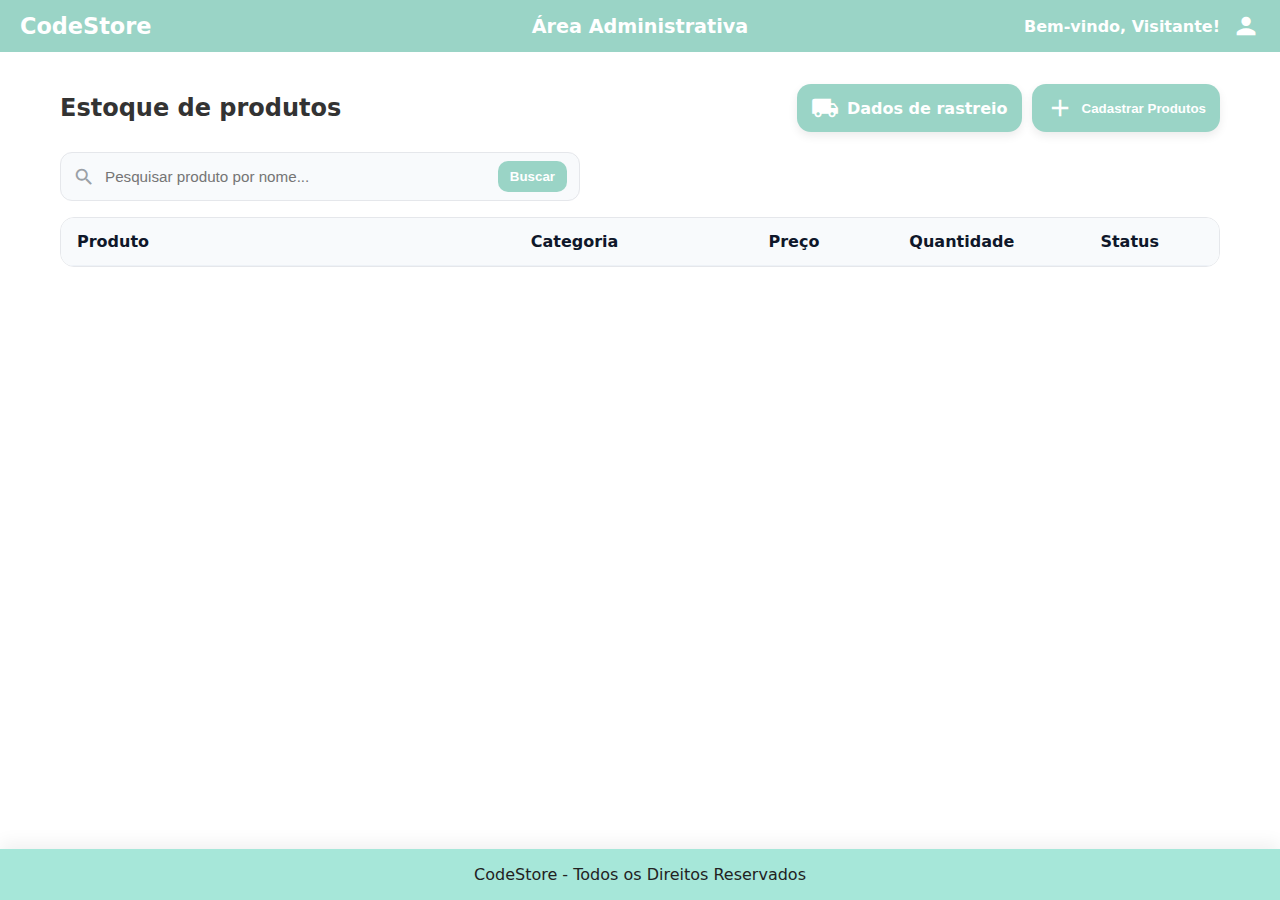
<file: src/main/resources/static/admin.html>
<!DOCTYPE html>
<html lang="pt-BR">
<head>
  <meta charset="UTF-8" />
  <meta name="viewport" content="width=device-width, initial-scale=1.0"/>
  <title>CodeStore - Gestão de Estoque</title>

  <!-- ícones -->
  <link rel="stylesheet" href="https://cdnjs.cloudflare.com/ajax/libs/font-awesome/6.5.0/css/all.min.css"/>
  <link href="https://fonts.googleapis.com/icon?family=Material+Icons" rel="stylesheet"/>

  <!-- estilos -->
  <link rel="stylesheet" href="./admin.css"/>
</head>
<body>
  <nav>
    <div class="nav-inner">
      <div class="left-group">
        <p class="brand">CodeStore</p>
      </div>

      <h1 class="admin-title">Área Administrativa</h1>

      <div class="icons">
        <span id="greet" class="greet">Bem-vindo, <strong id="firstName">Visitante</strong>!</span>

        <div class="profile-wrap" id="profileWrap" aria-haspopup="true" aria-expanded="false">
          <a class="profile-link" href="./perfil.html" aria-label="Ir para o perfil">
            <span class="material-icons">person</span>
          </a>

          <div class="mini-profile" id="miniProfile" role="dialog" aria-label="Minha conta">
            <div class="mini-arrow"></div>
            <div class="mini-profile-body">
              <span class="material-icons avatar">account_circle</span>
              <div class="mini-name" id="miniName">—</div>
              <button id="logoutBtn" class="btn-mini logout">
                <span class="material-icons">logout</span>
                Sair
              </button>
            </div>
          </div>
        </div>
      </div>
    </div>
  </nav>

  <main class="main">
    <div class="header-produtos">
      <h2>Estoque de produtos</h2>

      <div class="header-buttons">
        <a href="./dados.html" class="btn-dados">
          <span class="material-icons">local_shipping</span>
          Dados de rastreio
        </a>

        <button class="btn-novo-produto" id="novoProdutoBtn">
          <span class="material-icons">add</span>
          Cadastrar Produtos
        </button>
      </div>
    </div>

    <form id="buscaForm" class="estoque-search" role="search" aria-label="Pesquisar produto">
      <span class="material-icons">search</span>
      <input id="buscaInput" type="search" placeholder="Pesquisar produto por nome..." />
      <button type="submit">Buscar</button>
    </form>

    <section class="estoque-wrap">
      <div class="estoque-head">
        <span>Produto</span>
        <span>Categoria</span>
        <span>Preço</span>
        <span>Quantidade</span>
        <span>Status</span>
      </div>
      <div class="estoque-body" id="lista-produtos"></div>
    </section>
  </main>

  <footer>
    CodeStore - Todos os Direitos Reservados
  </footer>

  <!-- ========= MODAL DE EXCLUSÃO ========= -->
  <div class="modal-overlay" id="modalExcluirProduto" aria-hidden="true">
    <div class="modal" role="dialog" aria-modal="true" aria-labelledby="tituloModalProduto">
      <h3 id="tituloModalProduto">Excluir produto</h3>
      <p id="textoModalProduto">
        Tem certeza que deseja excluir este produto do estoque? Esta ação é irreversível.
      </p>
      <div class="modal-actions">
        <button id="btnConfirmarExcluirProduto" class="btn-confirm">Sim, excluir</button>
        <button id="btnCancelarExcluirProduto" class="btn-cancel">Cancelar</button>
      </div>
    </div>
  </div>
  <!-- ===================================== -->

  <script src="./admin.js"></script>
</body>
</html>
</file>
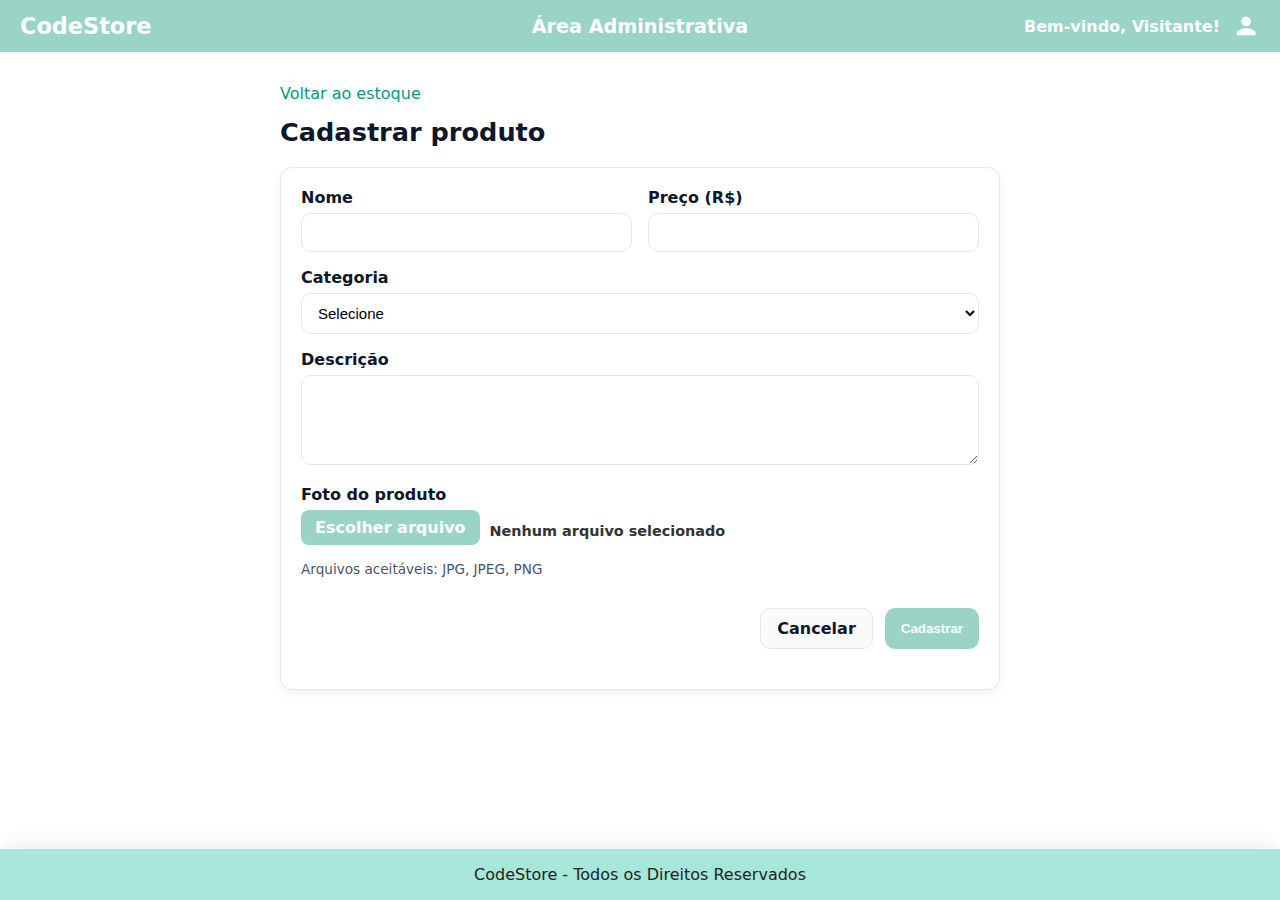
<file: src/main/resources/static/cad_produtos.html>
<!DOCTYPE html>
<html lang="pt-BR">
<head>
  <meta charset="UTF-8" />
  <meta name="viewport" content="width=device-width, initial-scale=1.0"/>
  <title>CodeStore - Cadastrar Produto</title>
  <link href="https://fonts.googleapis.com/icon?family=Material+Icons" rel="stylesheet">
  <link rel="stylesheet" href="./admin.css">
  <link rel="stylesheet" href="./cad_produtos.css">
</head>
<body>
  <nav>
    <div class="nav-inner">
      <div class="left-group"><p class="brand">CodeStore</p></div>
      <h1 class="admin-title">Área Administrativa</h1>
      <div class="icons">
        <span id="greet" class="greet">Bem-vindo, <strong id="firstName">Visitante</strong>!</span>
        <div class="profile-wrap" id="profileWrap" aria-haspopup="true" aria-expanded="false">
          <a class="profile-link" href="./perfil.html" aria-label="Ir para o perfil">
            <span class="material-icons">person</span>
          </a>
          <div class="mini-profile" id="miniProfile" role="dialog" aria-label="Minha conta">
            <div class="mini-arrow"></div>
            <div class="mini-profile-body">
              <span class="material-icons avatar">account_circle</span>
              <div class="mini-name" id="miniName">—</div>
              <button id="logoutBtn" class="btn-mini logout">
                <span class="material-icons">logout</span> Sair
              </button>
            </div>
          </div>
        </div>
      </div>
    </div>
  </nav>

  <main class="main">
    <div class="header-produtos-wrapper">
      <div class="header-produtos-top">
        <a class="back-link" href="./admin.html">Voltar ao estoque</a>
        <h2>Cadastrar produto</h2>
      </div>
    </div>

    <section class="cadastro-container">
      <form id="formProduto" class="form-cadastro" novalidate>
        <div class="grid-2">
          <div>
            <label for="nome">Nome</label>
            <input id="nome" name="nome" type="text" required maxlength="120" />
          </div>

          <div>
            <label for="preco">Preço (R$)</label>
            <input id="preco" name="preco" type="number" step="0.01" min="0.10" required />
          </div>
        </div>

        <div>
          <label for="categoriaProduto">Categoria</label>
          <select id="categoriaProduto" name="categoriaProduto" required>
            <option value="">Selecione</option>
            <option value="COMPUTADORES">Computadores</option>
            <option value="NOTEBOOKS">Notebooks</option>
            <option value="TABLETS">Tablets</option>
            <option value="SMARTPHONES">Smartphones</option>
            <option value="ACESSÓRIOS">Acessórios</option>
            <option value="PERIFÉRICOS">Periféricos</option>
            <option value="COMPONENTES">Componentes</option>
            <option value="OUTROS">Outros</option>
          </select>
        </div>

        <div>
          <label for="descricao">Descrição</label>
          <textarea id="descricao" name="descricao" rows="4" minlength="5" required></textarea>
        </div>

        <!-- upload de foto + preview -->
		<div>
		  <label for="foto">Foto do produto</label>

		  <div class="file-input-wrap">
		    <input id="foto" name="foto" type="file"
		           accept=".jpg,.jpeg,.png"
		           class="file-input-visually-hidden" />
		    <label for="foto" id="customFileBtn" class="btn-file">Escolher arquivo</label>
		    <span id="fileName" class="file-name">Nenhum arquivo selecionado</span>
		  </div>


		  <small class="hint">Arquivos aceitáveis: JPG, JPEG, PNG</small>

		  <div class="preview-wrap">
		    <img id="previewImg" alt="Pré-visualização" />
		  </div>
		</div>

        <div class="buttons">
          <a href="./admin.html" class="btn-back">Cancelar</a>
          <button type="submit" class="btn-save">
             Cadastrar
          </button>
        </div>
        <p id="formMsg" class="form-msg" role="alert" aria-live="polite"></p>
      </form>
    </section>
  </main>

  <footer>CodeStore - Todos os Direitos Reservados</footer>
  <script src="./cad_produtos.js"></script>
</body>
</html>
</file>
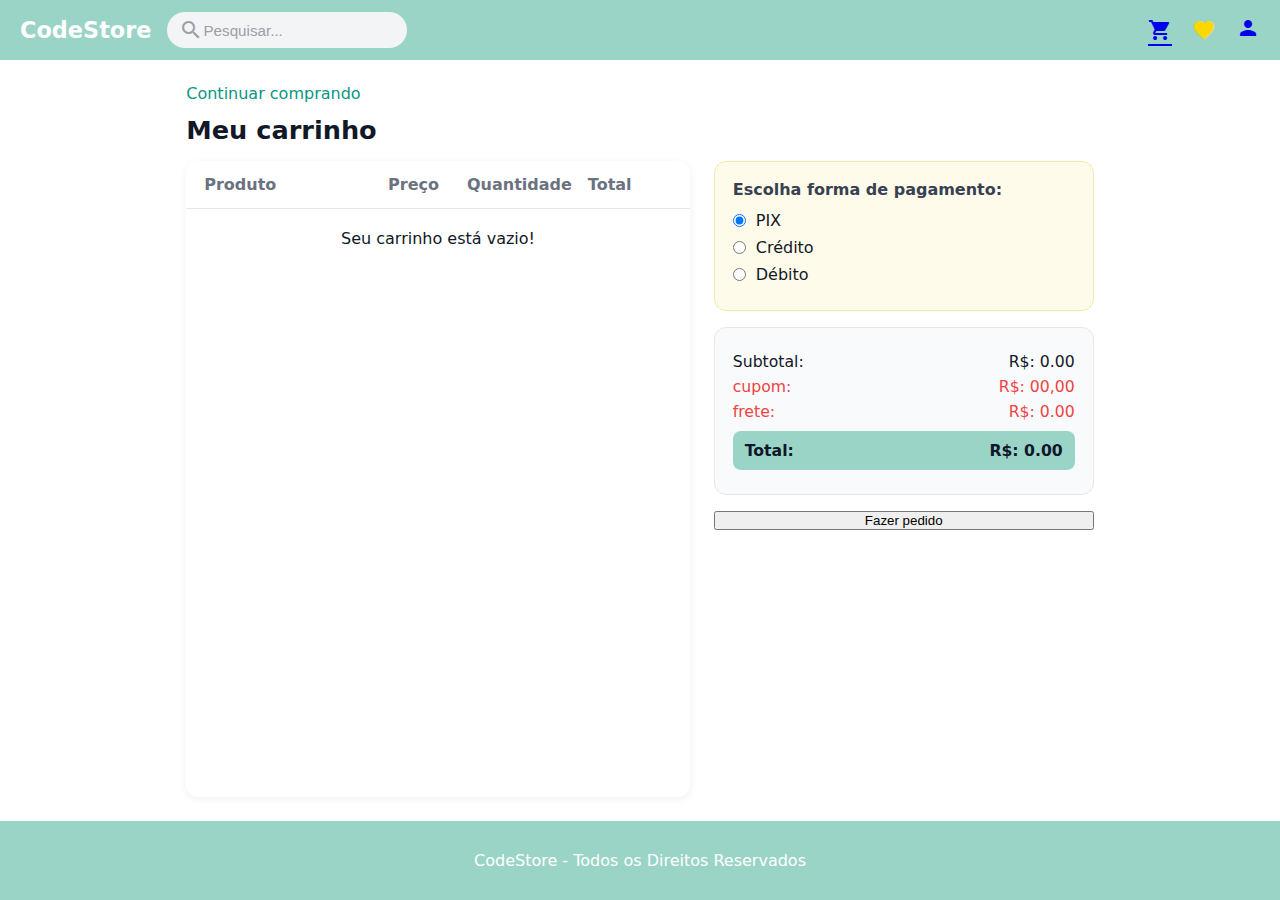
<file: src/main/resources/static/carrinho.html>
<!DOCTYPE html>
<html lang="pt-br">
<head>
  <meta charset="UTF-8">
  <meta name="viewport" content="width=device-width, initial-scale=1.0">
  <title>CodeStore - Carrinho</title>
  <link rel="stylesheet" href="./carrinho.css">
  <link href="https://fonts.googleapis.com/icon?family=Material+Icons" rel="stylesheet">
</head>
<body>
	<nav>
	  <div class="nav-inner">
	    <div class="left-group">
	      <p class="brand">CodeStore</p>

	      <form class="search" role="search" action="/buscar" method="GET" aria-label="Pesquisar">
	        <span class="material-icons" id="src-icon" style="color:#9aa0a6;">search</span>
	        <input id="search-input" name="q" type="search" placeholder="Pesquisar..." />
	      </form>
	    </div>

	    <div class="icons">
	      <a class="cart-link" href="./carrinho.html" aria-label="Ir para o carrinho">
	        <span class="material-icons">shopping_cart</span>
	      </a>
	      <span class="material-icons" style="color:#FFD700;">favorite</span>
		  <a class="profile-link" href="./perfil.html" aria-label="Ir para o perfil">
		    <span class="material-icons">person</span>
		  </a>
	    </div>
	  </div>
	</nav>


  <main class="container">
    <a class="back-link" href="/loja.html">Continuar comprando</a>
    <h1 class="page-title">Meu carrinho</h1>

    <section class="layout">
      <section class="cart">
        <header class="cart-head">
          <span>Produto</span>
          <span>Preço</span>
          <span>Quantidade</span>
          <span>Total</span>
        </header>

        <div class="cart-body"></div>
      </section>

      <section class="summary">
        <div class="payment">
          <h2>Escolha forma de pagamento:</h2>
          <label class="pay-opt">
            <input type="radio" name="pay" checked>
            <span>PIX</span>
          </label>
          <label class="pay-opt">
            <input type="radio" name="pay">
            <span>Crédito</span>
          </label>
          <label class="pay-opt">
            <input type="radio" name="pay">
            <span>Débito</span>
          </label>
        </div>

        <div class="totals">
          <div class="line"><span>Subtotal:</span><span>R$: 00,00</span></div>
          <div class="line sub"><span>cupom:</span><span>R$: 00,00</span></div>
          <div class="line sub"><span>frete:</span><span>R$: 00,00</span></div>
          <div class="line total"><span>Total:</span><span>R$: 00,00</span></div>
        </div>
		
		<button id="btnFazerPedido" class="btn-fazer-pedido">Fazer pedido</button>
      </section>
    </section>
  </main>

  <footer>
    CodeStore - Todos os Direitos Reservados
  </footer>
</body>
<script src="./carrinho.js"></script>
</html>
</file>
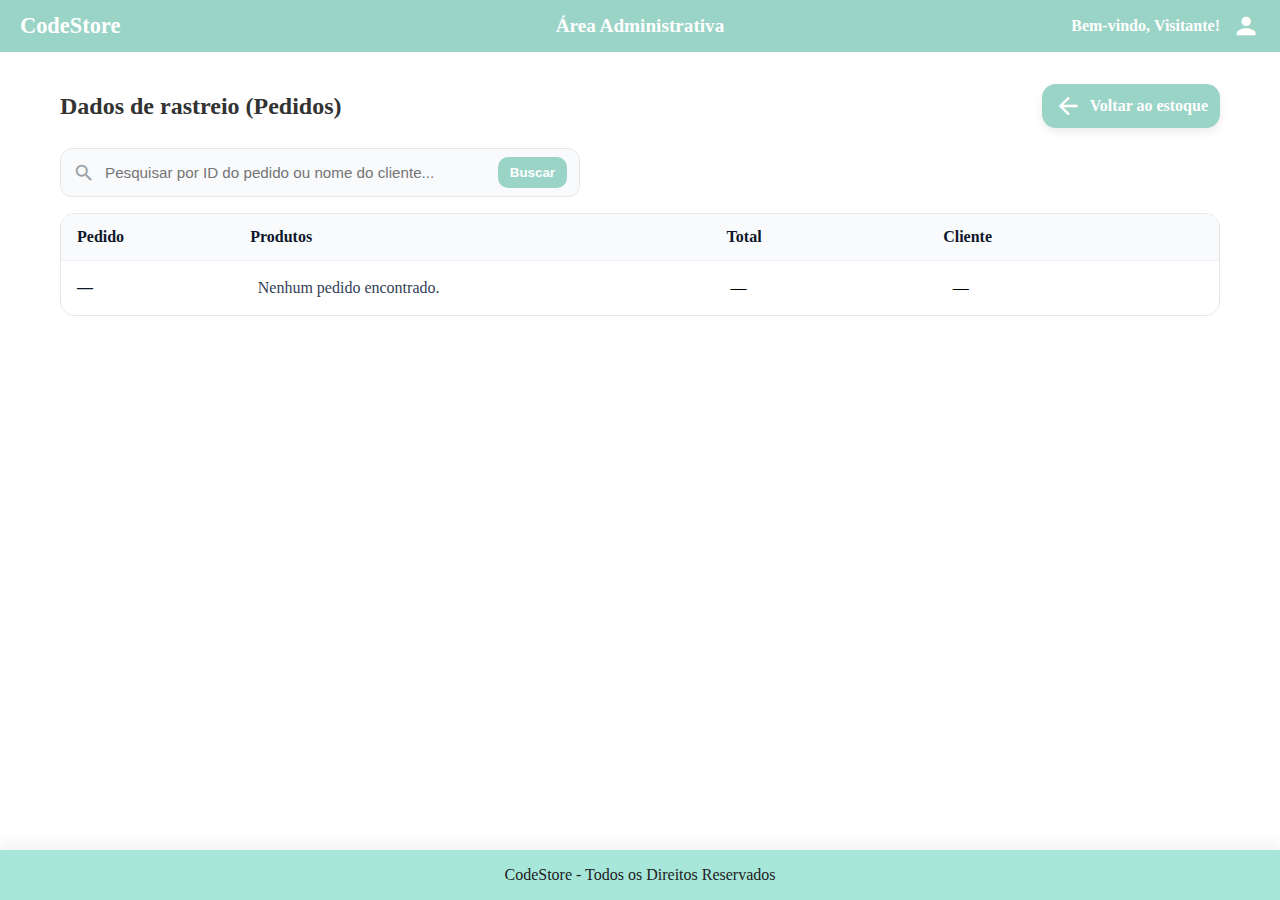
<file: src/main/resources/static/dados.html>
<!DOCTYPE html>
<html lang="pt-BR">
<head>
  <meta charset="UTF-8" />
  <meta name="viewport" content="width=device-width, initial-scale=1.0"/>
  <title>CodeStore - Dados de Rastreio</title>

  <!-- Ícones / fontes -->
  <link href="https://fonts.googleapis.com/icon?family=Material+Icons" rel="stylesheet">

  <!-- CSS compartilhado do admin (navbar, botões, etc.) -->
  <link rel="stylesheet" href="./admin.css">
  <!-- CSS específico desta página -->
  <link rel="stylesheet" href="./dados.css">
</head>
<body>
  <!-- NAVBAR -->
  <nav>
    <div class="nav-inner">
      <div class="left-group">
        <p class="brand">CodeStore</p>
      </div>

      <h1 class="admin-title">Área Administrativa</h1>

      <div class="icons">
        <span id="greet" class="greet">
          Bem-vindo, <strong id="firstName">Visitante</strong>!
        </span>

        <div class="profile-wrap" id="profileWrap" aria-haspopup="true" aria-expanded="false">
          <a class="profile-link" href="./perfil.html" aria-label="Ir para o perfil">
            <span class="material-icons">person</span>
          </a>

          <div class="mini-profile" id="miniProfile" role="dialog" aria-label="Minha conta">
            <div class="mini-arrow"></div>
            <div class="mini-profile-body">
              <span class="material-icons avatar">account_circle</span>
              <div class="mini-name" id="miniName">—</div>
              <button id="logoutBtn" class="btn-mini logout">
                <span class="material-icons">logout</span>
                Sair
              </button>
            </div>
          </div>
        </div>
      </div>
    </div>
  </nav>

  <!-- CONTEÚDO -->
  <main class="main">
    <div class="header-pedidos">
      <h2>Dados de rastreio (Pedidos)</h2>

      <div class="header-buttons">
        <a href="./admin.html" class="btn-dados">
          <span class="material-icons">arrow_back</span>
          Voltar ao estoque
        </a>
      </div>
    </div>

    <!-- Search -->
    <form id="buscaPedidosForm" class="estoque-search" role="search" aria-label="Pesquisar pedidos">
      <span class="material-icons">search</span>
      <input
        id="buscaPedidosInput"
        type="search"
        placeholder="Pesquisar por ID do pedido ou nome do cliente..."
        autocomplete="off"
      />
      <button type="submit">Buscar</button>
    </form>

    <!-- Lista de pedidos -->
    <section class="pedidos-wrap">
      <div class="pedidos-head">
        <span>Pedido</span>
		<span>Produtos</span>  
        <span>Total</span>
        <span>Cliente</span>
      </div>
      <div class="pedidos-body" id="lista-pedidos"></div>
    </section>
  </main>

  <footer>CodeStore - Todos os Direitos Reservados</footer>

  <script src="./dados.js"></script>
</body>
</html>
</file>
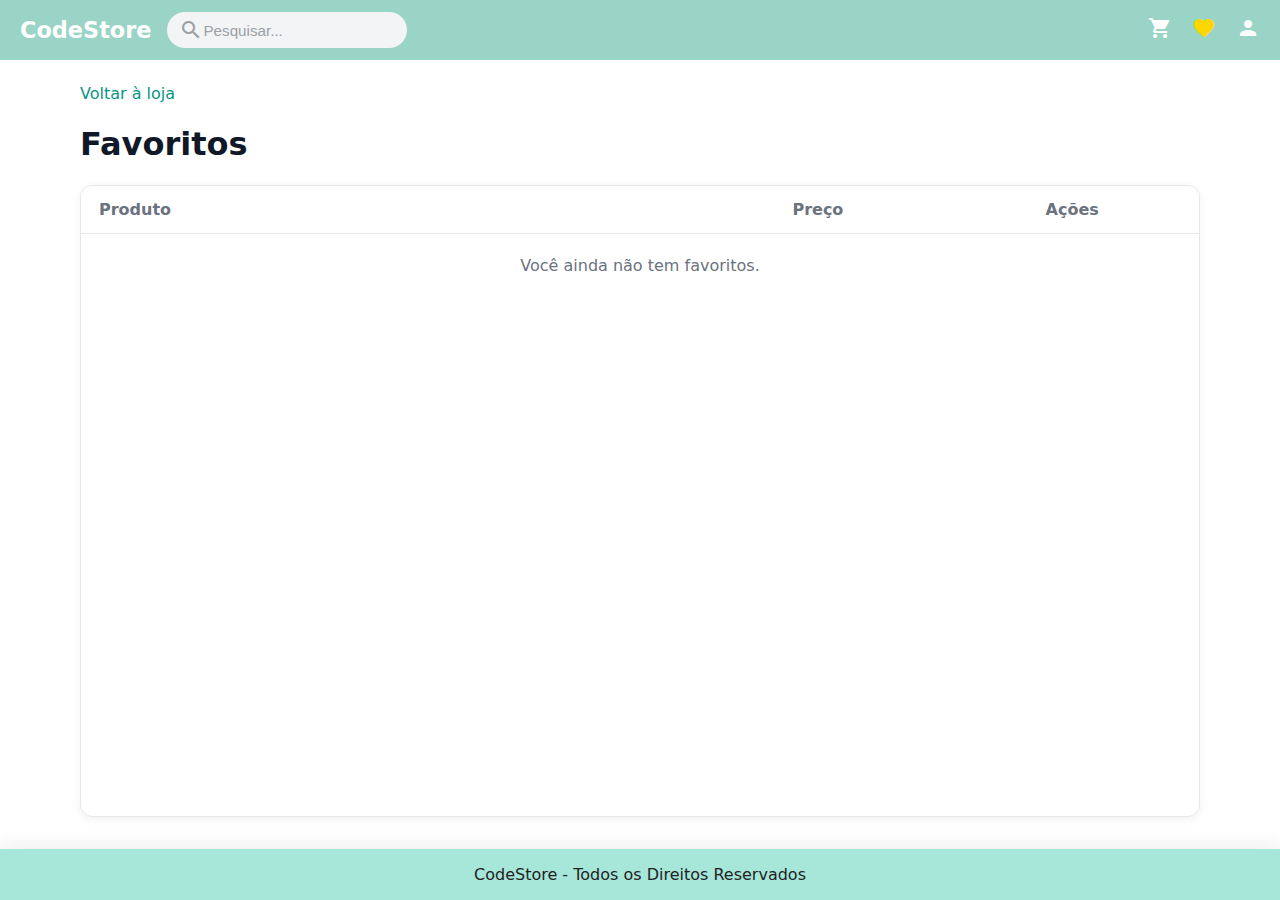
<file: src/main/resources/static/favoritos.html>
<!DOCTYPE html>
<html lang="pt-br">
<head>
  <meta charset="UTF-8" />
  <meta name="viewport" content="width=device-width, initial-scale=1.0"/>
  <title>CodeStore • Favoritos</title>
  <link href="https://fonts.googleapis.com/icon?family=Material+Icons" rel="stylesheet"/>
  <link rel="stylesheet" href="./favoritos.css"/>
</head>
<body>
  <nav>
    <div class="nav-inner">
      <div class="left-group">
        <p class="brand">CodeStore</p>
        <form class="search" role="search" action="/buscar" method="GET" aria-label="Pesquisar">
          <span class="material-icons" id="src-icon" style="color:#9aa0a6;">search</span>
          <input id="search-input" name="q" type="search" placeholder="Pesquisar..." />
        </form>
      </div>
      <div class="icons">
        <a class="cart-link" href="./carrinho.html" aria-label="Ir para o carrinho">
          <span class="material-icons">shopping_cart</span>
        </a>
        <a class="cart-link" href="./favoritos.html" aria-label="Favoritos">
          <span class="material-icons" style="color:#FFD700;">favorite</span>
        </a>
        <a class="profile-link" href="./perfil.html" aria-label="Ir para o perfil">
          <span class="material-icons">person</span>
        </a>
      </div>
    </div>
  </nav>

  <main class="container">
    <a class="back-link" href="./loja.html">Voltar à loja</a>
    <h1 class="page-title">Favoritos</h1>

    <section class="fav-box">
      <header class="fav-head">
        <span>Produto</span>
        <span>Preço</span>
        <span>Ações</span>
      </header>

      <div class="fav-body"></div>
    </section>
  </main>

  <footer>CodeStore - Todos os Direitos Reservados</footer>

  <script src="./favoritos.js"></script>
</body>
</html>
</file>
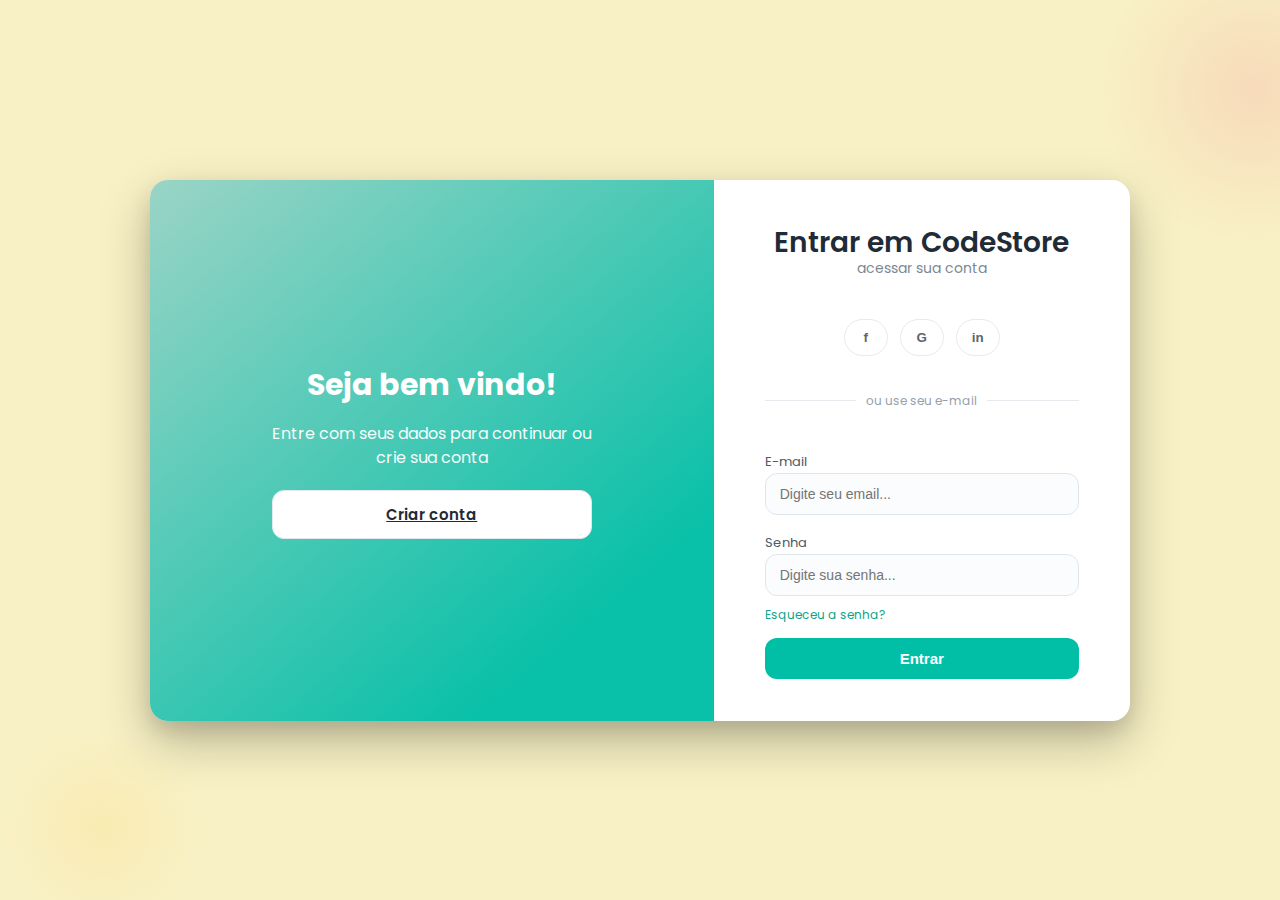
<file: src/main/resources/static/login.html>
<!doctype html>
<html lang="pt-br">
<head>
  <meta charset="utf-8">
  <meta name="viewport" content="width=device-width,initial-scale=1">
  <title>Entrar • CodeStore</title>
  <link rel="preconnect" href="https://fonts.googleapis.com">
  <link rel="preconnect" href="https://fonts.gstatic.com" crossorigin>
  <link href="https://fonts.googleapis.com/css2?family=Poppins:wght@300;400;600&display=swap" rel="stylesheet">
  <link rel="stylesheet" href="login.css">
</head>
<body>
  <div class="shell">
    <div class="card">
      <aside class="right">
        <div class="panel">
          <h2>Seja bem vindo!</h2>
          <p>Entre com seus dados para continuar ou crie sua conta</p>
          <a class="btn btn-ghost" href="/register.html">Criar conta</a>
        </div>
      </aside>
      <main class="left">
        <div>
          <div class="brand">
            <div>
              <h1 class="title">Entrar em CodeStore</h1>
              <div class="subtitle">acessar sua conta</div>
            </div>
          </div>
        </div>
        <div class="socials">
          <button aria-label="Entrar com Facebook">f</button>
          <button aria-label="Entrar com Google">G</button>
          <button aria-label="Entrar com LinkedIn">in</button>
        </div>
        <div class="divider">ou use seu e-mail</div>
        <div id="mOk" class="msg ok" style="display:none">Cadastro realizado com sucesso. Faça o login.</div>
        <div id="mErr" class="msg err" style="display:none">E-mail ou senha inválidos.</div>
        <form action="/api/login" method="post" autocomplete="on">
          <div>
            <label for="email">E-mail</label>
            <input class="input" id="email" name="email" type="email" placeholder="Digite seu email..." required>
          </div>
          <div>
            <label for="senha">Senha</label>
            <input class="input" id="senha" name="senha" type="password" placeholder="Digite sua senha..." required>
          </div>
          <div class="row">
            <a class="link" href="#">Esqueceu a senha?</a>
          </div>
          <button class="btn btn-primary" type="submit">Entrar</button>
        </form>
      </main>
    </div>
  </div>
  <script>
    const p=new URLSearchParams(location.search);
    if(p.get('ok')==='1')document.getElementById('mOk').style.display='block';
    if(p.get('erro')==='1')document.getElementById('mErr').style.display='block';
  </script>
</body>
</html>
</file>
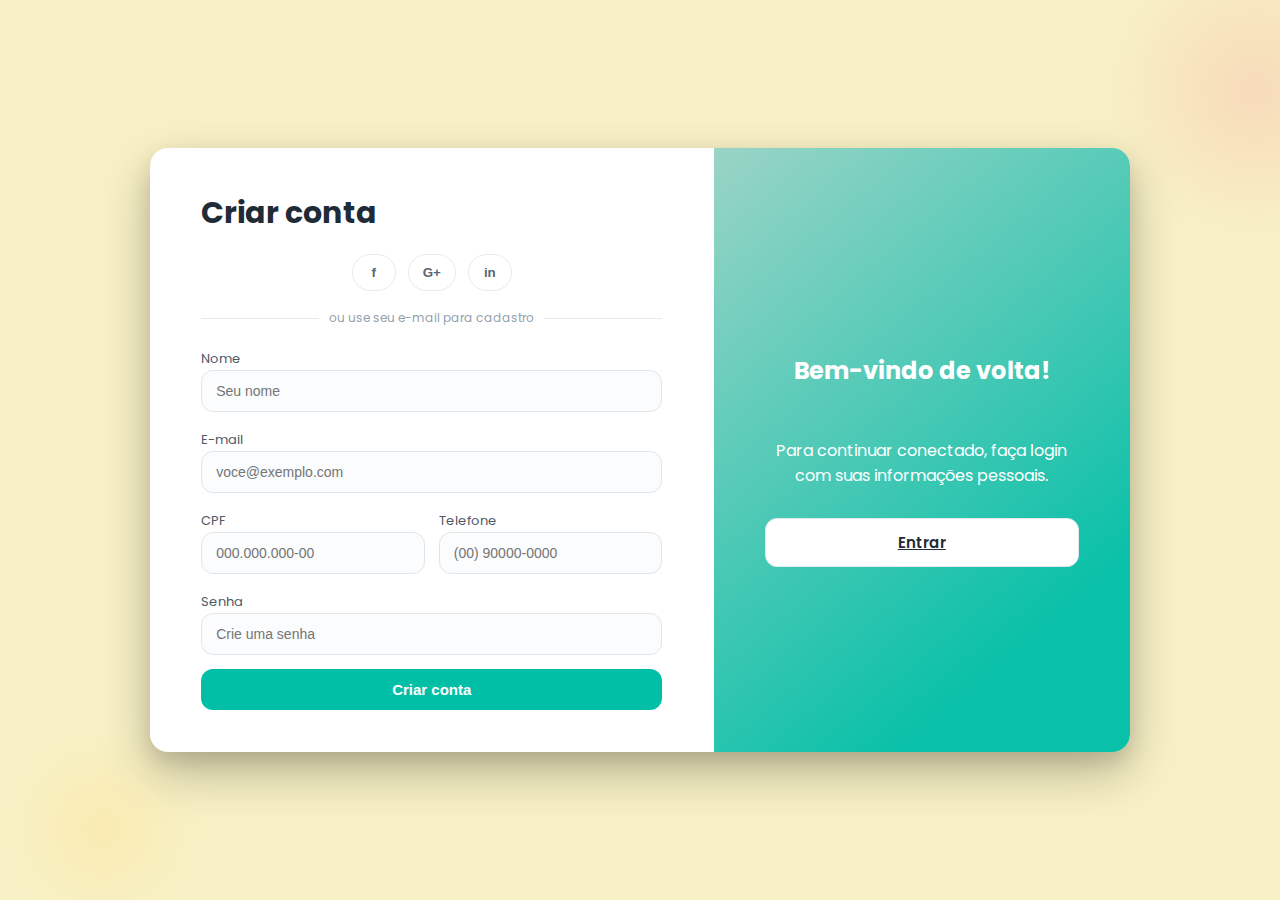
<file: src/main/resources/static/register.html>
<!doctype html>
<html lang="pt-br">
<head>
  <meta charset="utf-8">
  <meta name="viewport" content="width=device-width,initial-scale=1">
  <title>Criar conta • CodeStore</title>
  <link rel="preconnect" href="https://fonts.googleapis.com">
  <link rel="preconnect" href="https://fonts.gstatic.com" crossorigin>
  <link href="https://fonts.googleapis.com/css2?family=Poppins:wght@300;400;600&display=swap" rel="stylesheet">
  <link rel="stylesheet" href="register.css">
</head>
<body>
  <div class="shell">
    <div class="card">
      <main class="form-side left">
        <h1 class="title">Criar conta</h1>

        <div class="socials">
          <button aria-label="Facebook">f</button>
          <button aria-label="Google">G+</button>
          <button aria-label="LinkedIn">in</button>
        </div>

        <div class="divider">ou use seu e-mail para cadastro</div>
        <div id="mErr" class="msg err" style="display:none">E-mail já cadastrado.</div>

        <form action="/api/usuarios" method="post" autocomplete="on">
          <div>
            <label for="nome">Nome</label>
            <input class="input" id="nome" name="nome" placeholder="Seu nome" required>
          </div>

          <div>
            <label for="email">E-mail</label>
            <input class="input" id="email" name="email" type="email" placeholder="voce@exemplo.com" required>
          </div>

          <div class="grid-2">
            <div>
              <label for="cpf">CPF</label>
              <input class="input" id="cpf" name="cpf" placeholder="000.000.000-00" required>
            </div>
            <div>
              <label for="telefone">Telefone</label>
              <input class="input" id="telefone" name="telefone" placeholder="(00) 90000-0000" required>
            </div>
          </div>

          <div>
            <label for="senha">Senha</label>
            <input class="input" id="senha" name="senha" type="password" placeholder="Crie uma senha" required>
          </div>

          <button class="btn btn-primary" type="submit">Criar conta</button>
        </form>
      </main>

      <aside class="panel-colored right">
        <div class="panel">
          <h2>Bem-vindo de volta!</h2>
          <p>Para continuar conectado, faça login com suas informações pessoais.</p>
          <a id="goLogin" class="btn btn-ghost" href="/login.html">Entrar</a>
        </div>
      </aside>
    </div>
  </div>

  <script>
    const p = new URLSearchParams(location.search);
    if (p.get('erro') === 'email') document.getElementById('mErr').style.display = 'block';

    const goLogin = document.getElementById('goLogin');
    goLogin.addEventListener('click', () => {
      sessionStorage.setItem('transition', 'register-to-login');
    });

    if (sessionStorage.getItem('transition') === 'login-to-register') {
      document.body.classList.add('from-login');
      sessionStorage.removeItem('transition');
    }
  </script>
</body>
</html>
</file>
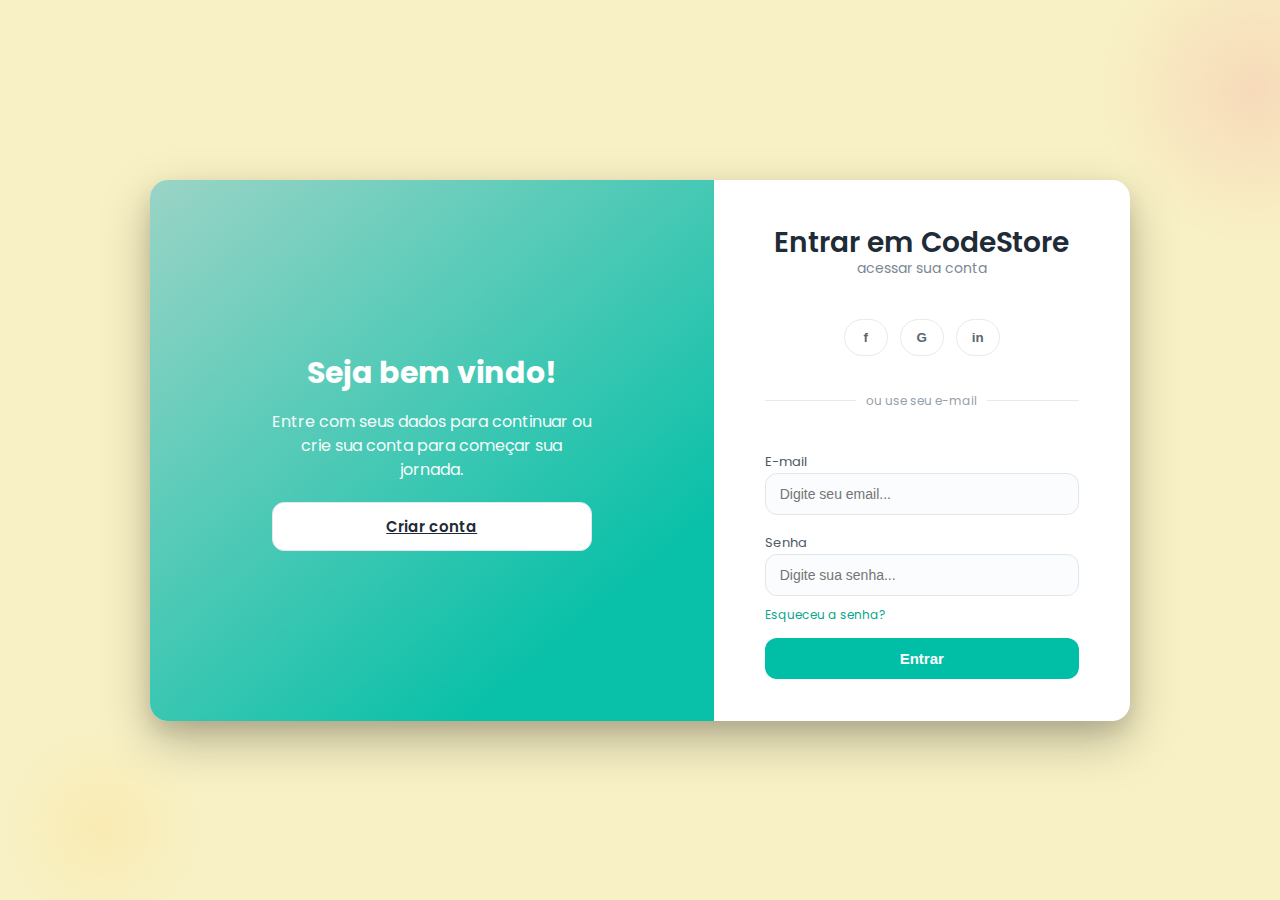
<file: bin/src/main/resources/static/login.html>
<!doctype html>
<html lang="pt-br">
<head>
  <meta charset="utf-8">
  <meta name="viewport" content="width=device-width,initial-scale=1">
  <title>Entrar • CodeStore</title>
  <link rel="preconnect" href="https://fonts.googleapis.com">
  <link rel="preconnect" href="https://fonts.gstatic.com" crossorigin>
  <link href="https://fonts.googleapis.com/css2?family=Poppins:wght@300;400;600&display=swap" rel="stylesheet">
  <link rel="stylesheet" href="login.css">
</head>
<body>
  <div class="shell">
    <div class="card">
      <aside class="right">
        <div class="panel">
          <h2>Seja bem vindo!</h2>
          <p>Entre com seus dados para continuar ou crie sua conta para começar sua jornada.</p>
          <a class="btn btn-ghost" href="/register.html">Criar conta</a>
        </div>
      </aside>
      <main class="left">
        <div>
          <div class="brand">
            <div>
              <h1 class="title">Entrar em CodeStore</h1>
              <div class="subtitle">acessar sua conta</div>
            </div>
          </div>
        </div>
        <div class="socials">
          <button aria-label="Entrar com Facebook">f</button>
          <button aria-label="Entrar com Google">G</button>
          <button aria-label="Entrar com LinkedIn">in</button>
        </div>
        <div class="divider">ou use seu e-mail</div>
        <div id="mOk" class="msg ok" style="display:none">Cadastro realizado com sucesso. Faça o login.</div>
        <div id="mErr" class="msg err" style="display:none">E-mail ou senha inválidos.</div>
        <form action="/api/login" method="post" autocomplete="on">
          <div>
            <label for="email">E-mail</label>
            <input class="input" id="email" name="email" type="email" placeholder="Digite seu email..." required>
          </div>
          <div>
            <label for="senha">Senha</label>
            <input class="input" id="senha" name="senha" type="password" placeholder="Digite sua senha..." required>
          </div>
          <div class="row">
            <a class="link" href="#">Esqueceu a senha?</a>
          </div>
          <button class="btn btn-primary" type="submit">Entrar</button>
        </form>
      </main>
    </div>
  </div>
  <script>
    const p=new URLSearchParams(location.search);
    if(p.get('ok')==='1')document.getElementById('mOk').style.display='block';
    if(p.get('erro')==='1')document.getElementById('mErr').style.display='block';
  </script>
</body>
</html>
</file>
<file: src/main/resources/static/admin.css>
/* =========================
   VARS
   ========================= */
:root {
  --nav-h: 64px;
  --cols-estoque: 3fr 1.2fr 1fr 1.1fr 1fr; /* Produto | Categoria | Preço | Qtd | Status */
}

/* =========================
   RESET / BASE
   ========================= */
* {
  margin: 0;
  padding: 0;
  box-sizing: border-box;
}
html, body { height: 100%; }
body {
  font-family: "Segoe UI", system-ui, -apple-system, Arial, sans-serif;
  min-height: 100vh;
  display: flex;
  flex-direction: column;
  background: #fff;
}

/* =========================
   NAVBAR
   ========================= */
nav {
  background: #9ad4c6;
  padding: 12px 20px;
  position: fixed;
  inset: 0 0 auto 0;
  z-index: 1000;
}
.nav-inner {
  display: grid;
  grid-template-columns: 1fr auto 1fr;
  align-items: center;
  gap: 12px;
}
.left-group {
  display: flex;
  align-items: center;
  gap: 16px;
}
.brand {
  font-weight: 700;
  font-size: 1.4rem;
  color: #fff;
}
.admin-title {
  font-size: 1.2rem;
  color: #fff;
  font-weight: 600;
  text-align: center;
}
.icons {
  display: flex;
  align-items: center;
  justify-content: flex-end;
  gap: 12px;
}
.material-icons {
  color: #fff;
  font-size: 28px;
  line-height: 1;
}

/* =========================
   MINI PERFIL / SAIR
   ========================= */
.profile-wrap {
  position: relative;
  display: inline-flex;
  align-items: center;
}
.profile-link {
  display: inline-flex;
  color: #fff;
  text-decoration: none;
}
.profile-link .material-icons {
  transition: transform .18s ease;
}
.profile-link:hover .material-icons,
.profile-wrap.open .profile-link .material-icons {
  transform: scale(1.18);
}

.mini-profile {
  position: absolute;
  top: calc(100% + 10px);
  right: 0;
  width: 220px;
  background: #fff;
  border: 1px solid #e6eaee;
  border-radius: 12px;
  box-shadow: 0 10px 30px rgba(0,0,0,.12);
  display: none;
  z-index: 40;
  padding: 12px;
}
.profile-wrap.open .mini-profile { display: block; }

.mini-arrow {
  position: absolute;
  top: -8px;
  right: 5px;
  width: 14px;
  height: 14px;
  background: #fff;
  border-left: 1px solid #e6eaee;
  border-top: 1px solid #e6eaee;
  transform: rotate(45deg);
}
.mini-profile-body {
  display: grid;
  justify-items: center;
  gap: 10px;
}
.mini-profile .avatar { font-size: 44px; color: #7b8794; }
.mini-profile .mini-name { color: #1f2b37; font-weight: 800; }

.btn-mini.logout {
  display: inline-flex;
  align-items: center;
  gap: 6px;
  padding: 8px 10px;
  border: 1px solid #9ad4c6;
  border-radius: 10px;
  background: #9ad4c6;
  cursor: pointer;
  font-weight: 700;
  color: #222;
  transition: background .2s ease, transform .12s ease;
}
.btn-mini.logout:hover {
  background: #83b4a8;
  transform: translateY(-1px);
}

/* =========================
   MAIN / CABEÇALHO
   ========================= */
.main {
  width: 100%;
  max-width: 1200px;
  margin: 0 auto;
  padding: calc(var(--nav-h) + 20px) 20px 32px;
  flex: 1;
}
.header-produtos {
  display: flex;
  justify-content: space-between;
  align-items: center;
  margin-bottom: 20px;
  flex-wrap: wrap;
  gap: 12px;
}
.header-produtos h2 { font-size: 24px; color: #333; }
.header-buttons { display: flex; align-items: center; gap: 10px; }

.btn-dados,
.btn-novo-produto {
  display: flex;
  align-items: center;
  gap: 8px;
  background: #9ad4c6;
  color: #fff;
  border: none;
  border-radius: 14px;
  padding: 10px 14px;
  font-weight: 700;
  text-decoration: none;
  cursor: pointer;
  transition: background .2s ease, transform .12s ease;
  box-shadow: 0 4px 10px rgba(0,0,0,.08);
}
.btn-dados:hover,
.btn-novo-produto:hover {
  background: #83b4a8;
  transform: translateY(-1px);
  box-shadow: 0 8px 18px rgba(0,0,0,.12);
}

/* =========================
   BUSCA
   ========================= */
.estoque-search {
  display: flex;
  align-items: center;
  gap: 10px;
  background: #f8fafc;
  border: 1px solid #e5e7eb;
  border-radius: 12px;
  padding: 8px 12px;
  margin-bottom: 16px;
  max-width: 520px;
}
.estoque-search .material-icons {
  color: #9aa0a6;
  font-size: 22px;
}
.estoque-search input {
  flex: 1;
  border: none;
  outline: none;
  background: transparent;
  font-size: .95rem;
  color: #0f172a;
}
.estoque-search button {
  background: #9ad4c6;
  color: #fff;
  border: none;
  border-radius: 10px;
  padding: 8px 12px;
  font-weight: 700;
  cursor: pointer;
  transition: background .2s ease, transform .12s ease;
}
.estoque-search button:hover {
  background: #83b4a8;
  transform: translateY(-1px);
}

/* =========================
   LISTA DE ESTOQUE (GRID)
   ========================= */
.estoque-wrap {
  border: 1px solid #e5e7eb;
  border-radius: 14px;
  overflow: hidden;
  background: #fff;
}
.estoque-head,
.estoque-row {
  display: grid;
  grid-template-columns: var(--cols-estoque);
  align-items: center;
  column-gap: 14px;
}
.estoque-head {
  background: #f8fafc;
  color: #0f172a;
  font-weight: 800;
  padding: 14px 16px;
  border-bottom: 1px solid #eef2f7;
}
.estoque-body { display: block; }
.estoque-row {
  padding: 16px;
  border-bottom: 1px solid #f1f5f9;
}
.estoque-row:last-child { border-bottom: none; }

/* Alinhamento das colunas (3=Preço, 4=Quantidade, 5=Status) */
.estoque-head span:nth-child(3),
.estoque-head span:nth-child(4),
.estoque-head span:nth-child(5),
.estoque-row > :nth-child(3),
.estoque-row > :nth-child(4),
.estoque-row > :nth-child(5) {
  justify-self: center;
  text-align: center;
}

/* Títulos das duas primeiras colunas alinhados à esquerda */
.estoque-head span:nth-child(1),
.estoque-head span:nth-child(2) {
  text-align: left;
}

/* =========================
   CÉLULA: PRODUTO
   ========================= */
.prod-info {
  display: grid;
  grid-template-columns: 72px 1fr;
  gap: 12px;
  align-items: center;
}
.prod-thumb {
  width: 72px;
  height: 72px;
  border-radius: 12px;
  background: #e5e7eb center/cover no-repeat;
}
.prod-nomes { display: flex; flex-direction: column; gap: 4px; }
.prod-nome { font-weight: 800; color: #0f172a; }
.prod-subcat { color: #6b7280; letter-spacing: .02em; }

/* =========================
   CÉLULA: PREÇO (preto)
   ========================= */
.preco {
  font-weight: 900;
  color: #111; /* preto */
}

/* =========================
   CÉLULA: QUANTIDADE (largura fixa)
   ========================= */
.qty {
  display: inline-flex;
  align-items: center;
  justify-content: center;
  gap: 10px;
  min-width: 124px;       /* trava a coluna */
}
.qty button {
  width: 32px;
  height: 32px;
  display: inline-grid;
  place-items: center;
  border: 1px solid #e5e7eb;
  border-radius: 10px;
  background: #f8fafc;
  cursor: pointer;
  font-weight: 900;
}
.qty .qtd {
  width: 28px;            /* número não “pula” */
  text-align: center;
  font-weight: 800;
  color: #0f172a;
}

/* =========================
   CÉLULA: STATUS + LIXEIRA
   ========================= */
.badge {
  display: inline-flex;
  align-items: center;
  justify-content: center;
  padding: 8px 12px;
  border-radius: 999px;
  font-size: .86rem;
  font-weight: 900;
}
.badge.ok    { background: #e6fff6; color: #065f46; }
.badge.warn  { background: #fff7e6; color: #7c2d12; }
.badge.danger{ background: #ffe6e6; color: #7f1d1d; }

.col-status {
  display: inline-flex;
  align-items: center;
  justify-content: center;
  gap: 10px;
}
.icon-delete {
  width: 24px;
  height: 24px;
  display: inline-flex;
  align-items: center;
  justify-content: center;
  font-size: 20px;
  color: #ef4444;
  cursor: pointer;
  transition: transform .12s ease, opacity .12s ease;
  vertical-align: middle;
}
.icon-delete:hover { transform: scale(1.12); }
.icon-delete[aria-disabled="true"] { opacity: .5; pointer-events: none; }

/* =========================
   FOOTER
   ========================= */
footer {
  width: 100%;
  background: #a6e7d9;
  color: #222;
  display: flex;
  align-items: center;
  justify-content: center;
  padding: 16px;
  box-shadow: 0 -6px 18px rgba(0,0,0,.06);
}

/* =========================
   SAUDAÇÃO
   ========================= */

.greet {
  color: #ffffff; 
  font-weight: 600;
  white-space: nowrap;
}

.greet strong,
.mini-profile .mini-name {
  font-weight: 800;            
}

/* =========================
   RESPONSIVO
   ========================= */
@media (max-width: 720px) {
  .nav-inner { grid-template-columns: auto auto auto; }
  .admin-title { font-size: clamp(1rem, 3vw, 1.2rem); }

  .estoque-head,
  .estoque-row {
    grid-template-columns: 2fr 1fr;
    grid-template-areas:
      "produto produto"
      "categoria preco"
      "quantidade status";
    row-gap: 10px;
  }
}

/* ===== MODAL (Estoque) ===== */
.modal-overlay {
  position: fixed;
  inset: 0;
  background: rgba(0, 0, 0, 0.6);
  display: none;
  align-items: center;
  justify-content: center;
  z-index: 9999;
}
.modal-overlay.show { display: flex; }

.modal {
  background: #fff;
  padding: 32px 40px;
  border-radius: 16px;
  max-width: 420px;
  width: 90%;
  text-align: center;
  box-shadow: 0 6px 30px rgba(0,0,0,.3);
  animation: popup .25s ease;
}
@keyframes popup {
  from { transform: scale(.95); opacity: 0; }
  to   { transform: scale(1);   opacity: 1; }
}
.modal h3 {
  font-size: 1.25rem;
  margin-bottom: 12px;
  color: #1f2937;
}
.modal p {
  font-size: .95rem;
  color: #4b5563;
  margin-bottom: 24px;
  line-height: 1.4;
}
.modal-actions {
  display: flex;
  justify-content: center;
  gap: 12px;
}
.btn-confirm {
  background: #b91c1c;
  color: #fff;
  border: none;
  padding: 10px 18px;
  border-radius: 8px;
  font-weight: 700;
  cursor: pointer;
  transition: background .2s;
}
.btn-confirm:hover { background: #991b1b; }
.btn-cancel {
  background: #e5e7eb;
  color: #111827;
  border: none;
  padding: 10px 18px;
  border-radius: 8px;
  font-weight: 600;
  cursor: pointer;
  transition: background .2s;
}
.btn-cancel:hover { background: #d1d5db; }
</file>
<file: src/main/resources/static/cad_produtos.css>
/*LAYOUT DO FORM CONTAINER */
.cadastro-container {
  width: 100%;
  max-width: 720px;
  margin: 0 auto;
  background: #fff;
  border: 1px solid #e5e7eb;
  border-radius: 12px;
  padding: 20px;
  box-shadow: 0 4px 10px rgba(0,0,0,.05);
}

/*FORMULÁRIO: CAMPOS E GRID*/
.form-cadastro {
  display: flex;
  flex-direction: column;
  gap: 16px;
}

.form-cadastro label {
  font-weight: 700;
  color: #0f172a;
  display: block;
  margin-bottom: 6px;
}

.form-cadastro input,
.form-cadastro select,
.form-cadastro textarea {
  width: 100%;
  padding: 10px 12px;
  border: 1px solid #e5e7eb;
  border-radius: 10px;
  font-size: 15px;
  background: #fff;
}

.form-cadastro textarea {
  resize: vertical;
}

/* grid 2 colunas para nome/preço */
.grid-2 {
  display: grid;
  grid-template-columns: 1fr 1fr;
  gap: 16px;
}

/*BOTÕES */
.buttons {
  display: flex;
  justify-content: flex-end;
  gap: 12px;
  margin-top: 6px;
}

.btn-save,
.btn-back {
  display: inline-flex;
  align-items: center;
  gap: 8px;
  padding: 10px 16px;
  border-radius: 10px;
  font-weight: 800;
  cursor: pointer;
  text-decoration: none;
}

/* botão principal (salvar) */
.btn-save {
  background: #9AD4C6;
  color: #fff;
  border: none;
  transition: background .2s ease, transform .12s ease, box-shadow .2s ease;
}

.btn-save:hover {
  background: #83B4A8;
  transform: translateY(-1px);
  box-shadow: 0 8px 18px rgba(0,0,0,.12);
}

/* botão secundário (voltar/cancelar) */
.btn-back {
  background: #f8fafc;
  color: #0f172a;
  border: 1px solid #e5e7eb;
}

.btn-back:hover {
  background: #eef2f7;
}

/*MENSAGENS E AJUDAS */
.form-msg {
  margin-top: 4px;
  font-size: .95rem;
  color: #b91c1c;
}

.hint {
  font-size: .85rem;
  color: #475569;
}

/*UPLOAD DE ARQUIVO CUSTOM */
.file-input-wrap {
  display: flex;
  align-items: center;
  gap: 10px;
  margin-bottom: 8px;
  flex-wrap: wrap;
}

.file-input-visually-hidden{
  position: absolute;
  width: 0.1px;
  height: 0.1px;
  opacity: 0;
  overflow: hidden;
  z-index: -1;
}

/* botão estilizado (pode reaproveitar seu #customFileBtn) */
.btn-file,
#customFileBtn{
  background-color: #9AD4C6;
  color: #fff;
  border: none;
  padding: 8px 14px;
  border-radius: 8px;
  cursor: pointer;
  font-weight: 700;
  transition: background-color .2s ease, transform .1s ease;
}
.btn-file:hover,
#customFileBtn:hover{
  background-color: #83B4A8;
  transform: translateY(-1px);
}


/* botão estilizado de upload */
#customFileBtn {
  background-color: #9AD4C6;
  color: #fff;
  border: none;
  padding: 8px 14px;
  border-radius: 8px;
  cursor: pointer;
  font-weight: 700;
  transition: background-color .2s ease, transform .1s ease;
}

#customFileBtn:hover {
  background-color: #83B4A8;
  transform: translateY(-1px);
}

/* nome do arquivo ao lado */
.file-name {
  color: #333;
  font-size: 0.9rem;
  font-weight: 600;
  max-width: 300px;
  white-space: nowrap;
  overflow: hidden;
  text-overflow: ellipsis;
}

/*PREVIEW DA IMAGEM */
.preview-wrap {
  margin-top: 8px;
}

#previewImg {
  display: none;
  width: 200px;
  height: 200px;
  object-fit: cover;
  border: 1px solid #e5e7eb;
  border-radius: 10px;
}

/* CABEÇALHO ALINHADO AO FORM */
.header-produtos-wrapper {
  width: 100%;
  display: flex;
  justify-content: center;
}

.header-produtos-top {
  width: 100%;
  max-width: 720px; 
  display: flex;
  flex-direction: column;
  align-items: flex-start;
  margin-bottom: 10px;
}

.header-produtos-top h2 {
  font-size: 1.6rem;
  color: #0f172a;
  margin-top: 4px;
  margin-bottom: 10px;
}

/* link "voltar ao estoque" acima do título */
.back-link {
  display: inline-block;
  color: #099683;
  text-decoration: none;
  margin-bottom: 10px;
  cursor: pointer;
}

.back-link:hover {
  color: #06695f;
  text-decoration: underline;
}

/* RESPONSIVO */
@media (max-width: 640px) {
  .grid-2 {
    grid-template-columns: 1fr;
  }
}
</file>
<file: src/main/resources/static/carrinho.css>
* {
  margin: 0;
  padding: 0;
  box-sizing: border-box;
}

html, body {
  height: 100%;
}

body {
  display: flex;
  flex-direction: column;
  font-family: "Segoe UI", system-ui, Arial, sans-serif;
  color: #111827;
  background-color: #ffffff;
}

nav {
  background-color: #9AD4C6;
  padding: 12px 20px;
}

.nav-inner {
  display: flex;
  align-items: center;
  justify-content: space-between;
}

.left-group {
  display: flex;
  align-items: center;
  gap: 16px;
}

.brand {
  font-weight: 700;
  font-size: 1.4rem;
  color: #ffffff;
}

.search {
  display: flex;
  align-items: center;
  background: #f3f4f6;
  border-radius: 9999px;
  padding: 6px 12px;
  width: 240px;
}

.search .icon {
  margin-right: 8px;
}

.search input {
  border: none;
  outline: none;
  background: transparent;
  font-size: 0.95rem;
  width: 100%;
  color: #111827;
}

.search input::placeholder {
  color: #9aa0a6;
}

.icons {
  display: flex;
  align-items: center;
  gap: 20px;
}

.icons svg,
.cart-link {
  cursor: pointer;
  display: inline-flex;
  align-items: center;
}

.icons svg:hover {
  transform: scale(1.1);
  transition: transform 0.2s ease;
}

.container {
  flex: 1;
  max-width: 1100px;
  margin: 24px auto 0;
  padding: 0 16px 24px;
  display: flex;
  flex-direction: column;
  min-height: 0;
}

.back-link {
  display: inline-block;
  color: #099683;
  text-decoration: none;
  margin-bottom: 12px;
  cursor: pointer;
}

.page-title {
  font-size: 1.6rem;
  margin-bottom: 16px;
}

.layout {
  display: grid;
  grid-template-columns: 1fr 380px;
  gap: 24px;
  min-height: 0;
  flex: 1;
}

.cart {
  background: #ffffff;
  border-radius: 12px;
  box-shadow: 0 2px 8px rgba(0,0,0,0.06);
  display: flex;
  flex-direction: column;
  min-height: 0;
}

.cart-head {
  display: grid;
  grid-template-columns: 1.6fr 0.6fr 0.8fr 0.8fr;
  gap: 16px;
  padding: 14px 18px;
  border-bottom: 1px solid #e5e7eb;
  color: #6b7280;
  font-weight: 600;
  flex: 0 0 auto;
}

.cart-body {
  flex: 1 1 auto;
  overflow: auto;
  min-height: 0;
}

.cart-row {
  display: grid;
  grid-template-columns: 1.6fr 0.6fr 0.8fr 0.8fr;
  gap: 16px;
  align-items: center;
  padding: 14px 18px;
  border-bottom: 1px solid #f0f0f0;
}

.prod {
  display: grid;
  grid-template-columns: 80px 1fr;
  gap: 12px;
  align-items: center;
}

.thumb {
  width: 80px;
  height: 64px;
  border-radius: 8px;
  background: #e5e7eb;
}

.info .name {
  font-weight: 600;
  margin-bottom: 4px;
}

.info .attrs {
  color: #6b7280;
  font-size: 0.92rem;
}

.price,
.total {
  color: #374151;
}

.qty {
  display: inline-flex;
  align-items: center;
  gap: 12px;
}

.btn-qty {
  width: 28px;
  height: 28px;
  border-radius: 6px;
  border: 1px solid #d1d5db;
  background: #ffffff;
  font-size: 16px;
  line-height: 1;
  cursor: pointer;
}

.summary {
  display: flex;
  flex-direction: column;
  gap: 16px;
  min-height: 0;
}

.payment {
  background: #fffbea;
  border: 1px solid #f3e8a8;
  border-radius: 12px;
  padding: 18px;
}

.payment h2 {
  font-size: 1rem;
  margin-bottom: 12px;
  color: #374151;
}

.pay-opt {
  display: flex;
  align-items: center;
  gap: 10px;
  margin: 8px 0;
}

.totals {
  background: #f8fafc;
  border: 1px solid #e5e7eb;
  border-radius: 12px;
  padding: 18px;
}

.totals .line {
  display: flex;
  align-items: center;
  justify-content: space-between;
  margin: 6px 0;
  font-size: 0.98rem;
}

.totals .sub {
  color: #ef4444;
}

.totals .total {
  margin-top: 10px;
  background: #9AD4C6;
  color: #0f172a;
  padding: 10px 12px;
  border-radius: 8px;
  font-weight: 700;
}

footer {
  background-color: #9AD4C6;
  color: #ffffff;
  text-align: center;
  padding: 30px 0;
}

@media (max-width: 980px) {
  .layout {
    grid-template-columns: 1fr;
  }
  .cart-head,
  .cart-row {
    grid-template-columns: 1.2fr 0.6fr 0.8fr 0.8fr;
  }
}
</file>
<file: src/main/resources/static/login.css>
:root {
  --bg: #f4f6f8;
  --card: #ffffff;
  --text: #1f2b37;
  --muted: #7b8794;
  --primary: #9AD4C6;
  --primary-600: #F5DE3E;
  --accent: #00bfa6;
}

* { box-sizing: border-box; }
html, body { height: 100%; }

body {
  margin: 0;
  font-family: Poppins, system-ui, -apple-system, Segoe UI, Roboto, Arial, sans-serif;
  background:
    radial-gradient(140px 140px at 8% 92%, #ffd16633 0, #ffd16600 70%),
    radial-gradient(220px 220px at 98% 10%, #ef476f22 0, #ef476f00 70%),
    #f8f1c5;
  color: var(--text);
  display: grid;
  place-items: center;
  padding: 24px;
}

.shell {
  width: min(980px, 100%);
}

.card {
  background: var(--card);
  border-radius: 18px;
  box-shadow: 0 20px 50px rgba(0, 0, 0, 0.25), 0 10px 20px rgba(0, 0, 0, 0.1);
  overflow: hidden;
  display: grid;
  grid-template-columns: 1.15fr .85fr;
  min-height: 520px;
  transition: box-shadow 0.3s ease, transform 0.3s ease;
}

.left {
  padding: 42px clamp(24px, 4vw, 56px);
  display: flex;
  flex-direction: column;
  gap: 24px;
  justify-content: center;
}

.brand {
  display: flex;
  align-items: center;
  justify-content: center;
  gap: 10px;
  margin-bottom: 6px;
  text-align: center;
}

.title {
  font-size: 28px;
  font-weight: 600;
  margin: 0;
  text-align: center;
}

.subtitle {
  color: var(--muted);
  font-size: 14px;
  margin-top: -6px;
  text-align: center;
}

.socials {
  display: flex;
  gap: 12px;
  margin: 10px 0 6px;
  justify-content: center;
}

.socials button {
  border: 1px solid #e6eaee;
  background: #fff;
  border-radius: 999px;
  padding: 10px 14px;
  cursor: pointer;
  font-weight: 600;
  color: #5c6670;
  min-width: 44px;
  transition: all 0.25s ease;
}

.socials button:hover {
  background: #f1f1f1;
  transform: scale(1.05);
}

.divider {
  display: grid;
  grid-template-columns: 1fr auto 1fr;
  gap: 10px;
  align-items: center;
  color: #93a1ad;
  font-size: 12px;
  margin: 6px 0 8px;
}

.divider:before,
.divider:after {
  content: "";
  height: 1px;
  background: #e6eaee;
  display: block;
}

form {
  display: grid;
  gap: 14px;
  margin-top: 6px;
}

label {
  font-size: 13px;
  color: #4d5966;
}

.input {
  width: 100%;
  padding: 12px 14px;
  border: 1px solid #e1e6ea;
  border-radius: 12px;
  background: #fafcfd;
  font-size: 14px;
  outline: none;
  transition: border .2s ease, box-shadow .2s ease, transform .2s ease;
}

.input:focus {
  border-color: #9AD4C6;
  box-shadow: 0 0 8px rgba(0, 191, 166, 0.25);
  transform: scale(1.01);
}

.row {
  display: flex;
  justify-content: space-between;
  align-items: center;
  margin-top: -4px;
}

.link {
  font-size: 12px;
  color: #0aa58c;
  text-decoration: none;
  transition: color 0.25s ease;
}

.link:hover {
  text-decoration: underline;
  color: #00bfa6;
}

.btn {
  display: inline-block;
  text-align: center;
  cursor: pointer;
  user-select: none;
  border: 0;
  border-radius: 12px;
  padding: 12px 16px;
  font-weight: 600;
  font-size: 15px;
  transition: all 0.25s ease;
}

.btn-primary {
  background: #00bfa6;
  color: #fff;
}

.btn-primary:hover {
  background: #F5DE3E;
  color: #1f2b37;
  transform: scale(1.03);
}

.btn-ghost {
  border: 1px solid #e2e8f0;
  background: #fff;
  color: #1f2b37;
}

.btn-ghost:hover {
  background: #F5DE3E;
  border: 1px solid #F5DE3E;
  color: white;
  transform: scale(1.03);
}

.msg {
  font-size: 13px;
  border-radius: 10px;
  padding: 10px 12px;
}

.msg.ok {
  background: #e7fbf3;
  color: #00bfa6;
  border: 1px solid #b8f0da;
}

.msg.err {
  background: #ffecec;
  color: #b50028;
  border: 1px solid #ffc4cf;
}

.right {
  background: linear-gradient(140deg, #9AD4C6, rgb(9, 192, 168) 80%);
  color: #fff;
  position: relative;
  padding: 42px clamp(24px, 4vw, 56px);
  display: flex;
  align-items: center;
  justify-content: center;
  text-align: center;
  transition: background 0.3s ease;
}

.right .panel {
  max-width: 320px;
  display: grid;
  gap: 14px;
}

.right h2 {
  font-size: 30px;
  margin: 0;
}

.right p {
  opacity: .95;
  line-height: 1.5;
  margin: 0 0 6px;
}

@media (max-width: 900px) {
  .card {
    grid-template-columns: 1fr;
  }
  .right {
    order: -1;
    min-height: 200px;
    border-bottom-left-radius: 18px;
    border-bottom-right-radius: 18px;
  }
}
</file>
<file: src/main/resources/static/register.css>
:root {
  --bg: #f4f6f8;
  --card: #ffffff;
  --text: #1f2b37;
  --muted: #7b8794;
  --primary: #9AD4C6;
  --primary-600: #F5DE3E;
  --accent: #00bfa6;
}

* { box-sizing: border-box; }
html, body { height: 100%; }

body {
  margin: 0;
  font-family: Poppins, system-ui, -apple-system, Segoe UI, Roboto, Arial, sans-serif;
  background:
    radial-gradient(140px 140px at 8% 92%, #ffd16633 0, #ffd16600 70%),
    radial-gradient(220px 220px at 98% 10%, #ef476f22 0, #ef476f00 70%),
    #f8f1c5;
  color: var(--text);
  display: grid;
  place-items: center;
  padding: 24px;
}

.shell {
  width: min(980px, 100%);
}

.card {
  background: var(--card);
  border-radius: 18px;
  box-shadow: 0 20px 50px rgba(0,0,0,.25), 0 10px 20px rgba(0,0,0,.10);
  overflow: hidden;
  display: grid;
  grid-template-columns: 1.15fr .85fr;
  min-height: 520px;
  transition: box-shadow .3s ease, transform .3s ease;
}

.panel-colored {
  background: linear-gradient(140deg, #9AD4C6, rgb(9, 192, 168) 80%);
  color: #fff;
  padding: 42px clamp(24px, 4vw, 56px);
  display: flex;
  align-items: center;
  justify-content: center;
  position: relative;
}

.panel {
  max-width: 320px;
  display: grid;
  gap: 14px;
  text-align: center;
}

.form-side {
  padding: 42px clamp(24px, 4vw, 56px);
  display: grid;
  align-content: center;
  gap: 18px;
}

.title {
  font-size: 30px;
  font-weight: 700;
  margin: 0;
  color: #1f2b37;
}

.socials {
  display: flex;
  gap: 12px;
  justify-content: center;
}

.socials button {
  border: 1px solid #e6eaee;
  background: #fff;
  border-radius: 999px;
  padding: 10px 14px;
  min-width: 44px;
  cursor: pointer;
  font-weight: 600;
  color: #5c6670;
  transition: all .25s ease;
}

.socials button:hover {
  background: #f1f1f1;
  transform: scale(1.05);
}

.divider {
  display: grid;
  grid-template-columns: 1fr auto 1fr;
  gap: 10px;
  align-items: center;
  color: #93a1ad;
  font-size: 12px;
}

.divider::before,
.divider::after {
  content: "";
  height: 1px;
  background: #e6eaee;
  display: block;
}

form {
  display: grid;
  gap: 14px;
}

.grid-2 {
  display: grid;
  grid-template-columns: 1fr 1fr;
  gap: 14px;
}

label {
  font-size: 13px;
  color: #4d5966;
}

.input {
  width: 100%;
  padding: 12px 14px;
  border: 1px solid #e1e6ea;
  border-radius: 12px;
  background: #fafcfd;
  font-size: 14px;
  outline: none;
  transition: border .2s ease, box-shadow .2s ease, transform .2s ease;
}

.input:focus {
  border-color: #9AD4C6;
  box-shadow: 0 0 8px rgba(0,191,166,.25);
  transform: scale(1.01);
}

.btn {
  display: inline-block;
  text-align: center;
  cursor: pointer;
  user-select: none;
  border: 0;
  border-radius: 12px;
  padding: 12px 16px;
  font-weight: 600;
  font-size: 15px;
  transition: all .25s ease;
}

.btn-primary {
  background: #00bfa6;
  color: #fff;
}

.btn-primary:hover {
  background: #F5DE3E;
  color: #1f2b37;
  transform: scale(1.03);
}

.btn-ghost {
  border: 1px solid #e2e8f0;
  background: #fff;
  color: #1f2b37;
}

.btn-ghost:hover {
  background: #F5DE3E;
  border-color: #F5DE3E;
  color: #fff;
  transform: scale(1.03);
}

.msg {
  font-size: 13px;
  border-radius: 10px;
  padding: 10px 12px;
}

.msg.err {
  background: #ffecec;
  color: #b50028;
  border: 1px solid #ffc4cf;
}

.left { grid-column: 1 / 2; }
.right { grid-column: 2 / 3; }

.from-login .panel-colored.right {
  transform: translateX(-140px);
  opacity: 0;
  animation: slideInRight .6s cubic-bezier(.16,.84,.44,1) forwards;
}

.from-login .form-side.left {
  transform: translateX(140px);
  opacity: 0;
  animation: slideInLeft .6s cubic-bezier(.16,.84,.44,1) forwards;
}

@keyframes slideInRight {
  to { transform: translateX(0); opacity: 1; }
}

@keyframes slideInLeft {
  to { transform: translateX(0); opacity: 1; }
}

@media (max-width: 900px) {
  .card { grid-template-columns: 1fr; }
  .panel-colored { order: 2; }
  .form-side { order: 1; }
  .grid-2 { grid-template-columns: 1fr; }
}
</file>
<file: bin/src/main/resources/static/login.css>
:root {
  --bg: #f4f6f8;
  --card: #ffffff;
  --text: #1f2b37;
  --muted: #7b8794;
  --primary: #9AD4C6;
  --primary-600: #F5DE3E;
  --accent: #00bfa6;
}

* { box-sizing: border-box; }
html, body { height: 100%; }

body {
  margin: 0;
  font-family: Poppins, system-ui, -apple-system, Segoe UI, Roboto, Arial, sans-serif;
  background:
    radial-gradient(140px 140px at 8% 92%, #ffd16633 0, #ffd16600 70%),
    radial-gradient(220px 220px at 98% 10%, #ef476f22 0, #ef476f00 70%),
    #f8f1c5;
  color: var(--text);
  display: grid;
  place-items: center;
  padding: 24px;
}

.shell {
  width: min(980px, 100%);
}

.card {
  background: var(--card);
  border-radius: 18px;
  box-shadow: 0 20px 50px rgba(0, 0, 0, 0.25), 0 10px 20px rgba(0, 0, 0, 0.1);
  overflow: hidden;
  display: grid;
  grid-template-columns: 1.15fr .85fr;
  min-height: 520px;
  transition: box-shadow 0.3s ease, transform 0.3s ease;
}

.left {
  padding: 42px clamp(24px, 4vw, 56px);
  display: flex;
  flex-direction: column;
  gap: 24px;
  justify-content: center;
}

.brand {
  display: flex;
  align-items: center;
  justify-content: center;
  gap: 10px;
  margin-bottom: 6px;
  text-align: center;
}

.title {
  font-size: 28px;
  font-weight: 600;
  margin: 0;
  text-align: center;
}

.subtitle {
  color: var(--muted);
  font-size: 14px;
  margin-top: -6px;
  text-align: center;
}

.socials {
  display: flex;
  gap: 12px;
  margin: 10px 0 6px;
  justify-content: center;
}

.socials button {
  border: 1px solid #e6eaee;
  background: #fff;
  border-radius: 999px;
  padding: 10px 14px;
  cursor: pointer;
  font-weight: 600;
  color: #5c6670;
  min-width: 44px;
  transition: all 0.25s ease;
}

.socials button:hover {
  background: #f1f1f1;
  transform: scale(1.05);
}

.divider {
  display: grid;
  grid-template-columns: 1fr auto 1fr;
  gap: 10px;
  align-items: center;
  color: #93a1ad;
  font-size: 12px;
  margin: 6px 0 8px;
}

.divider:before,
.divider:after {
  content: "";
  height: 1px;
  background: #e6eaee;
  display: block;
}

form {
  display: grid;
  gap: 14px;
  margin-top: 6px;
}

label {
  font-size: 13px;
  color: #4d5966;
}

.input {
  width: 100%;
  padding: 12px 14px;
  border: 1px solid #e1e6ea;
  border-radius: 12px;
  background: #fafcfd;
  font-size: 14px;
  outline: none;
  transition: border .2s ease, box-shadow .2s ease, transform .2s ease;
}

.input:focus {
  border-color: #9AD4C6;
  box-shadow: 0 0 8px rgba(0, 191, 166, 0.25);
  transform: scale(1.01);
}

.row {
  display: flex;
  justify-content: space-between;
  align-items: center;
  margin-top: -4px;
}

.link {
  font-size: 12px;
  color: #0aa58c;
  text-decoration: none;
  transition: color 0.25s ease;
}

.link:hover {
  text-decoration: underline;
  color: #00bfa6;
}

.btn {
  display: inline-block;
  text-align: center;
  cursor: pointer;
  user-select: none;
  border: 0;
  border-radius: 12px;
  padding: 12px 16px;
  font-weight: 600;
  font-size: 15px;
  transition: all 0.25s ease;
}

.btn-primary {
  background: #00bfa6;
  color: #fff;
}

.btn-primary:hover {
  background: #F5DE3E;
  color: #1f2b37;
  transform: scale(1.03);
}

.btn-ghost {
  border: 1px solid #e2e8f0;
  background: #fff;
  color: #1f2b37;
}

.btn-ghost:hover {
  background: #F5DE3E;
  border: 1px solid #F5DE3E;
  color: white;
  transform: scale(1.03);
}

.msg {
  font-size: 13px;
  border-radius: 10px;
  padding: 10px 12px;
}

.msg.ok {
  background: #e7fbf3;
  color: #00bfa6;
  border: 1px solid #b8f0da;
}

.msg.err {
  background: #ffecec;
  color: #b50028;
  border: 1px solid #ffc4cf;
}

.right {
  background: linear-gradient(140deg, #9AD4C6, rgb(9, 192, 168) 80%);
  color: #fff;
  position: relative;
  padding: 42px clamp(24px, 4vw, 56px);
  display: flex;
  align-items: center;
  justify-content: center;
  text-align: center;
  transition: background 0.3s ease;
}

.right .panel {
  max-width: 320px;
  display: grid;
  gap: 14px;
}

.right h2 {
  font-size: 30px;
  margin: 0;
}

.right p {
  opacity: .95;
  line-height: 1.5;
  margin: 0 0 6px;
}

@media (max-width: 900px) {
  .card {
    grid-template-columns: 1fr;
  }
  .right {
    order: -1;
    min-height: 200px;
    border-bottom-left-radius: 18px;
    border-bottom-right-radius: 18px;
  }
}
</file>
<file: src/main/resources/static/dados.css>
:root {
  --nav-h: 64px;
}

/* RESET */
* { margin: 0; padding: 0; box-sizing: border-box; }
html, body { height: 100%; }
body {
  font-family: "Segoe UI";
  min-height: 100vh;
  display: flex;
  flex-direction: column;
  background: #ffffff;
}

/* MAIN */
.main {
  width: 100%;
  max-width: 1200px;
  margin: 0 auto;
  padding: calc(var(--nav-h) + 20px) 20px 32px;
  flex: 1;
}

.header-pedidos {
  display: flex;
  justify-content: space-between;
  align-items: center;
  margin-bottom: 20px;
  flex-wrap: wrap;
  gap: 12px;
}

.header-pedidos h2 {
  font-size: 24px;
  color: #333333;
}

.header-buttons {
  display: flex;
  align-items: center;
  gap: 10px;
}

/* Botão voltar (reusa estilo dos botões do admin) */
.btn-dados {
  display: flex;
  align-items: center;
  gap: 8px;
  background: #9ad4c6;
  color: #ffffff;
  border: none;
  border-radius: 14px;
  padding: 8px 12px;
  font-weight: 600;
  text-decoration: none;
  cursor: pointer;
  transition: background 0.2s ease, transform 0.12s ease;
  box-shadow: 0 4px 10px rgba(0, 0, 0, 0.08);
}
.btn-dados:hover {
  background: #83b4a8;
  transform: translateY(-1px);
  box-shadow: 0 8px 18px rgba(0, 0, 0, 0.12);
}

/* Search (mesmo visual da página de estoque) */
.estoque-search {
  display: flex;
  align-items: center;
  gap: 10px;
  background: #f8fafc;
  border: 1px solid #e5e7eb;
  border-radius: 12px;
  padding: 8px 12px;
  margin-bottom: 16px;
  max-width: 520px;
}
.estoque-search .material-icons {
  color: #9aa0a6;
  font-size: 22px;
}
.estoque-search input {
  flex: 1;
  border: none;
  outline: none;
  background: transparent;
  font-size: 0.95rem;
  color: #0f172a;
}
.estoque-search button {
  background: #9ad4c6;
  color: #fff;
  border: none;
  border-radius: 10px;
  padding: 8px 12px;
  font-weight: 700;
  cursor: pointer;
  transition: background .2s ease, transform .12s ease;
}
.estoque-search button:hover {
  background: #83b4a8;
  transform: translateY(-1px);
}

/* Tabela de pedidos (igual estoque) */
.pedidos-wrap {
  border: 1px solid #e5e7eb;
  border-radius: 14px;
  overflow: hidden;
  background: #ffffff;
}
.pedidos-head {
  display: grid;
  grid-template-columns: 0.8fr 2.2fr 1fr 1.2fr; 
  align-items: center;
  background: #f8fafc;
  color: #0f172a;
  font-weight: 800;
  padding: 14px 16px;
  border-bottom: 1px solid #eef2f7;
}

.pedidos-body { display: block; }
.pedido-row {
  display: grid;
  grid-template-columns: 0.8fr 2.2fr 1fr 1.2fr; 
  align-items: center;
  padding: 16px;
  border-bottom: 1px solid #f1f5f9;
  gap: 14px;
}
.pedido-row:last-child { border-bottom: none; }

/* Colunas */
.pedido-id {
  font-weight: 800;
  color: #0f172a;
}
.pedido-produtos {
  color: #334155;
  line-height: 1.35;
}
.pedido-email {
  color: #0f172a;
  font-weight: 700;
}

/* Footer */
footer {
  width: 100%;
  background: #a6e7d9;
  color: #222222;
  display: flex;
  align-items: center;
  justify-content: center;
  padding: 16px;
  box-shadow: 0 -6px 18px rgba(0, 0, 0, 0.06);
}

/* Responsivo */
@media (max-width: 720px) {
  .pedidos-head,
  .pedido-row {
    grid-template-columns: 1fr;
    row-gap: 8px;
  }
}
</file>
<file: src/main/resources/static/favoritos.css>
/* =========================
   Base / Reset
   ========================= */
* { margin: 0; padding: 0; box-sizing: border-box; }
html, body { height: 100%; }
body {
  display: flex;
  flex-direction: column;
  font-family: "Segoe UI", system-ui, Arial, sans-serif;
  color: #111827;
  background: #fff;
}

/* =========================
   Navbar
   ========================= */
nav { background: #9ad4c6; padding: 12px 20px; }
.nav-inner { display: flex; align-items: center; justify-content: space-between; }
.left-group { display: flex; align-items: center; gap: 16px; }
.brand { font-weight: 700; font-size: 1.4rem; color: #fff; }
.search { display: flex; align-items: center; background: #f3f4f6; border-radius: 9999px; padding: 6px 12px; width: 240px; }
.search input { border: none; outline: none; background: transparent; font-size: .95rem; width: 100%; color: #111827; }
.search input::placeholder { color: #9aa0a6; }
.icons { display: flex; align-items: center; gap: 20px; }
.icons .material-icons { color: #fff; cursor: pointer; transition: transform .2s ease; }
.icons .material-icons:hover { transform: scale(1.1); }
.cart-link, .profile-link { text-decoration: none; outline: none; }

/* =========================
   Container principal (mais largo)
   ========================= */
   .container {
     /* usa quase toda a tela — só 6% de margem lateral total */
     width: min(95vw, 1200px);
     margin: 24px auto 0;
     padding: 0 40px 32px;
     display: flex;
     flex-direction: column;
     flex: 1;
     min-height: 0;
     gap: 16px;
   }

.back-link{
  display:inline-block; color:#099683; text-decoration:none; margin-bottom:6px;
}
.back-link:hover{ color:#06695f; text-decoration:underline; }
.page-title{ font-size:2rem; margin-bottom:6px; }

/* =========================
   Favoritos (prepara layout com scroll interno)
   ========================= */
   .fav-box {
     background: #fff;
     border: 1px solid #e5e7eb;
     border-radius: 12px;
     box-shadow: 0 2px 8px rgba(0, 0, 0, 0.06);
     display: grid;
     grid-template-rows: auto 1fr;
     width: 100%;
     height: clamp(600px, 78vh, 900px); /* mais alto */
     overflow: hidden;
   }


/* Cabeçalho com sticky para ficar visível durante o scroll */
.fav-head{
  display:grid;
  grid-template-columns: 2fr 0.7fr 0.4fr;
  gap:16px;
  padding:14px 18px;
  border-bottom:1px solid #e5e7eb;
  color:#6b7280;
  font-weight:700;

  position: sticky; /* gruda no topo da fav-box */
  top: 0;
  background:#fff;
  z-index: 1;
}

/* Corpo com SCROLL interno */
.fav-body{
  overflow:auto;
  min-height: 0; /* necessário para o overflow funcionar dentro do grid */
}

/* Linha */
.fav-row{
  display:grid;
  grid-template-columns: 2fr 0.7fr 0.4fr;
  gap:16px;
  align-items:center;
  padding:16px 18px;
  border-bottom:1px solid #f0f0f0;
}
.fav-row:last-child{ border-bottom:0; }

/* Produto (thumb + infos) */
.prod{ display:grid; grid-template-columns: 112px 1fr; gap:14px; align-items:center; }
.thumb{
  width:112px; height:84px; border-radius:10px;
  background:#e5e7eb center/cover no-repeat;
}
.info .name{ font-weight:700; margin-bottom:4px; line-height:1.3; }
.info .attrs{ color:#6b7280; font-size:.92rem; }

/* Preço e ações */
.price{ color:#374151; font-weight:600; }
.actions{ display:flex; align-items:center; gap:8px; }
.remove-icon{ color:#e0605e; font-size:22px; cursor:pointer; transition:transform .2s ease, color .2s ease; }
.remove-icon:hover{ transform:scale(1.2); color:#b71c1c; }

/* Vazio */
.empty{ padding:22px; color:#6b7280; text-align:center; }

/* =========================
   Scrollbar bonitinha (opcional)
   ========================= */
.fav-body::-webkit-scrollbar{ width: 10px; }
.fav-body::-webkit-scrollbar-track{ background:#f3f4f6; border-radius:10px; }
.fav-body::-webkit-scrollbar-thumb{ background:#cfd8dc; border-radius:10px; }
.fav-body::-webkit-scrollbar-thumb:hover{ background:#b0bec5; }

/* =========================
   Footer
   ========================= */
footer{
  width:100%; background:#a6e7d9; color:#222;
  display:flex; align-items:center; justify-content:center;
  padding:16px; box-shadow:0 -6px 18px rgba(0,0,0,.06);
}

/* =========================
   Toast
   ========================= */
.toast{
  position:fixed; left:50%; top:10%;
  transform:translate(-50%,-50%) scale(.98);
  background:#ffd166; color:#fff; padding:14px 28px; border-radius:12px; font-weight:600;
  box-shadow:0 8px 20px rgba(0,0,0,.25); z-index:3000; opacity:0; pointer-events:none;
  transition:transform .2s ease, opacity .2s ease; will-change:transform,opacity;
}
.toast.show{ opacity:1; transform:translate(-50%,-50%) scale(1); }

/* =========================
   Responsivo
   ========================= */
@media (max-width: 1200px){
  .fav-head, .fav-row{ grid-template-columns: 2fr 0.8fr 0.5fr; }
  .prod{ grid-template-columns: 96px 1fr; }
  .thumb{ width:96px; height:72px; }
}
@media (max-width: 860px){
  /* empilha melhor em telas menores */
  .fav-head, .fav-row{ grid-template-columns: 1.6fr .7fr .3fr; }
  .container{ max-width: 96vw; padding: 0 16px 20px; }
}
</file>
